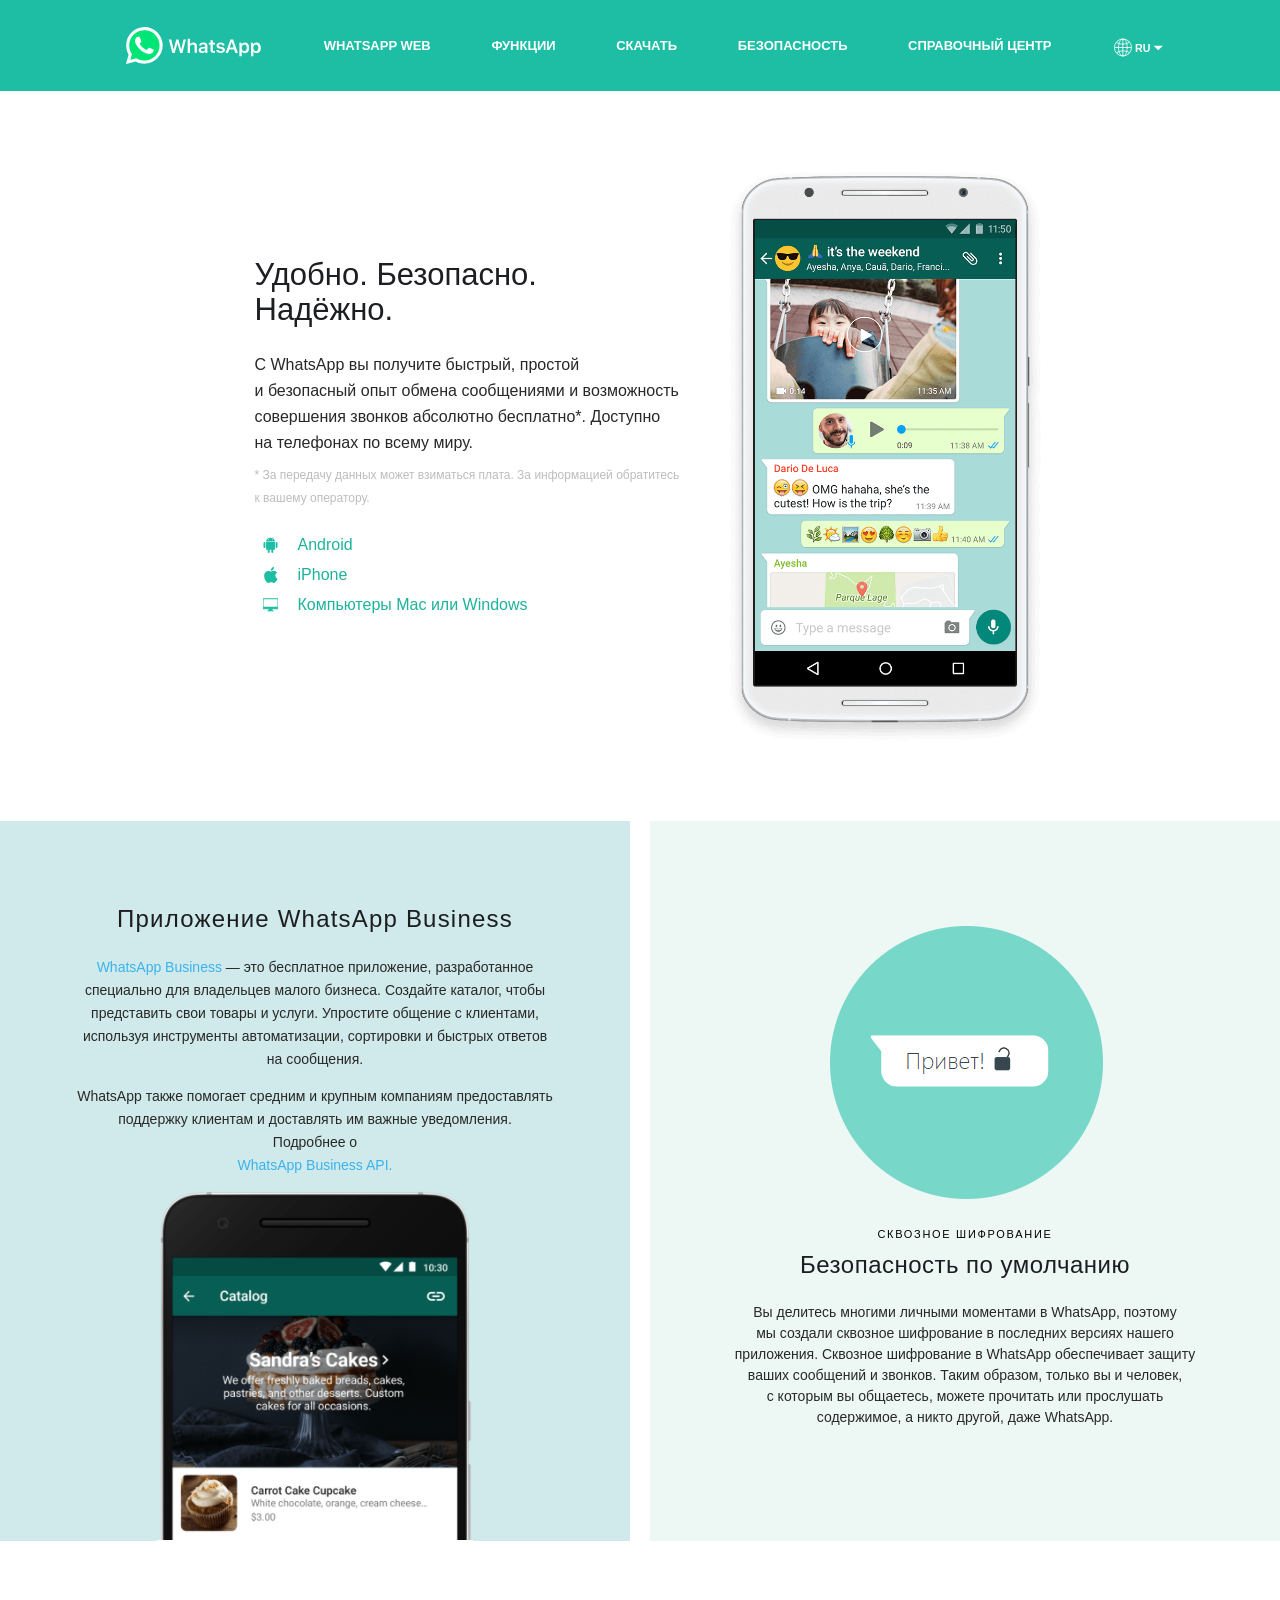
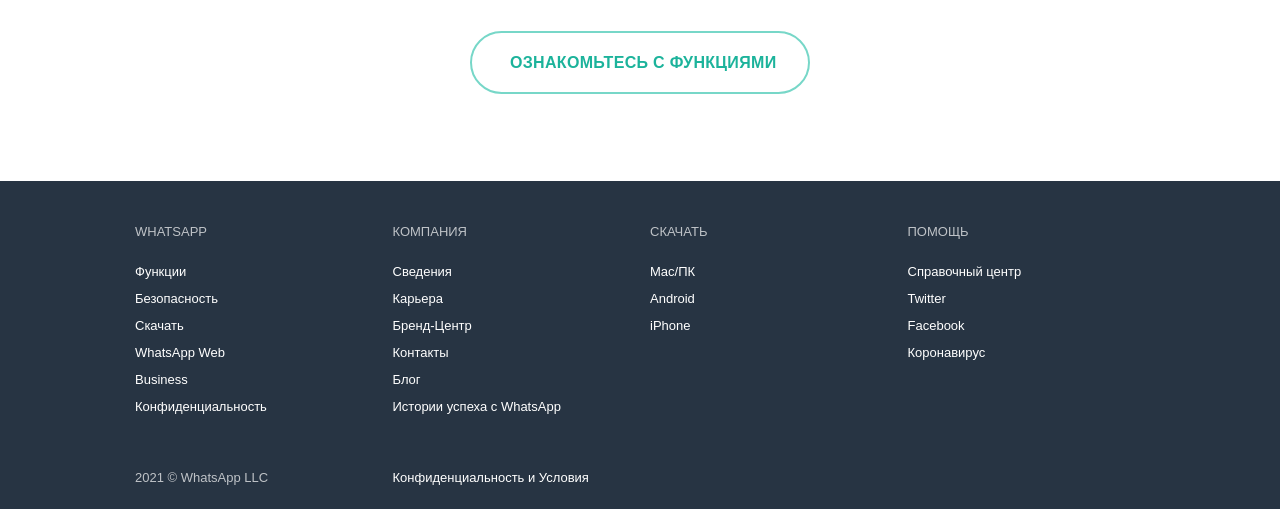
<file: index.html>
<!DOCTYPE html>
<html lang="ru">
<head>
    <meta charset="UTF-8">
    <meta http-equiv="X-UA-Compatible" content="IE=edge">
    <meta name="viewport" content="width=device-width, initial-scale=1.0">
    <title>WhatsApp</title>
    <link rel="stylesheet" href="css/main.css">
    <link rel="preconnect" href="https://fonts.gstatic.com">
    <link href="https://fonts.googleapis.com/css2?family=Open+Sans:wght@300;400;700&display=swap" rel="stylesheet">
    <link rel="icon" href="img/favicon.ico" type="image/x-icon"></head>
</head>
<body>
    <menu>
        <div class="header">
          <a class="logo" href="#"></a>
          <a href="#">WHATSAPP&nbsp;WEB</a>
          <a href="#">ФУНКЦИИ</a>
          <a href="#">СКАЧАТЬ</a>
          <a href="#">БЕЗОПАСНОСТЬ</a>
          <a href="#">СПРАВОЧНЫЙ&nbsp;ЦЕНТР</a>
          <a class="iconlange" href="#" ></a>
        </div>
      </menu>

      <section class="section-1">
        <div class="text-container">
            <h1 class="large">Удобно. Безопасно.<br>Надёжно.</h1>
            <h1 class="small">Удобно.<br>Безопасно.<br>Надёжно.</h1>
            <h3>С&nbsp;WhatsApp вы&nbsp;получите быстрый, простой и&nbsp;безопасный опыт обмена сообщениями и&nbsp;возможность совершения звонков абсолютно бесплатно*. Доступно на&nbsp;телефонах по&nbsp;всему миру.</h3>
            <p>* За передачу данных может взиматься плата. За информацией обратитесь к вашему оператору.</p>
            <div class="links">
                <a href="#">
                    <img src="img/android.svg" alt="android">
                    <span>Android</span></a>
                <a href="#">
                    <img src="img/iphone.svg" alt="iphone">
                    <span>iPhone</span></a>
                <a href="#">
                    <img src="img/desktop.svg" alt="desktop">
                    <span>Компьютеры Mac или Windows</span></a>
            </div>
        </div>
            <img class="img-phone" src="img/iphone1.png" alt="phone_chat">
        
    </section>

    <section class="section-2">
        <div class="left">
            
            <div class="txt1">
                <h2>Приложение WhatsApp Business</h2>
                <p> <a href="#">WhatsApp Business</a> — это бесплатное приложение, разработанное специально для владельцев малого бизнеса. Создайте каталог, чтобы представить свои товары и&nbsp;услуги. Упростите общение с&nbsp;клиентами, используя инструменты автоматизации, сортировки и&nbsp;быстрых ответов на&nbsp;сообщения.</p>
                <p>WhatsApp также помогает средним и&nbsp;крупным компаниям предоставлять поддержку клиентам и&nbsp;доставлять им&nbsp;важные уведомления. Подробнее&nbsp;о<br><a href="#"> WhatsApp Business API.</a></p>
            </div>

            <img class="img1-section-2" src="img/section-2-image.png" alt="phone_screen">
        </div>

        <div class="right">
            <img class="img2-section-2" src="img/section-2-image2.png" alt="hello">

            <div class="txt2">
                <h4>СКВОЗНОЕ ШИФРОВАНИЕ</h4>
                <h2>Безопасность по&nbsp;умолчанию</h2>
                <p>Вы&nbsp;делитесь многими личными моментами в&nbsp;WhatsApp, поэтому мы&nbsp;создали сквозное шифрование в&nbsp;последних версиях нашего приложения. Сквозное шифрование в&nbsp;WhatsApp обеспечивает защиту ваших сообщений и&nbsp;звонков. Таким образом, только вы&nbsp;и&nbsp;человек, с&nbsp;которым вы&nbsp;общаетесь, можете прочитать или прослушать содержимое, а&nbsp;никто другой, даже WhatsApp.</p>
            </div>
        </div>  
            
    </section>

    <section class="button">
        <a class="btn" href="#">ОЗНАКОМЬТЕСЬ С&nbsp;ФУНКЦИЯМИ</a>
    </section>

 
    <footer>
        <div class="nav">
            <div class="column">
                <p>WHATSAPP</p>
                <a href="#">Функции</a>
                <a href="#">Безопасность</a>
                <a href="#">Скачать</a>
                <a href="#">WhatsApp Web</a>
                <a href="#">Business</a>
                <a href="#">Конфиденци&shyальность</a>
            </div>
            <div class="column">
                <p>КОМПАНИЯ</p>
                <a href="#">Сведения</a>
                <a href="#">Карьера</a>
                <a href="#">Бренд-Центр</a>
                <a href="#">Контакты</a>
                <a href="#">Блог</a>
                <a href="#">Истории успеха с&nbsp;WhatsApp</a>
            </div>
            <div class="column">
                <p>СКАЧАТЬ</p>
                <a href="#">Mac/ПК</a>
                <a href="#">Android</a>
                <a href="#">iPhone</a>
            </div>
            <div class="column">
                <p>ПОМОЩЬ</p>
                <a href="#">Справочный центр</a>
                <a href="#">Twitter</a>
                <a href="#">Facebook</a>
                <a href="#">Коронавирус</a>
            </div>
        </div>
        <div class="conditions">
            <div class="conditions-wrapper">
                <p>2021 © WhatsApp&nbsp;LLC</p>
                <a href="#">Конфиденциальность и Условия</a>
            </div>
        </div>
    </footer>
</body>
</html>
</file>
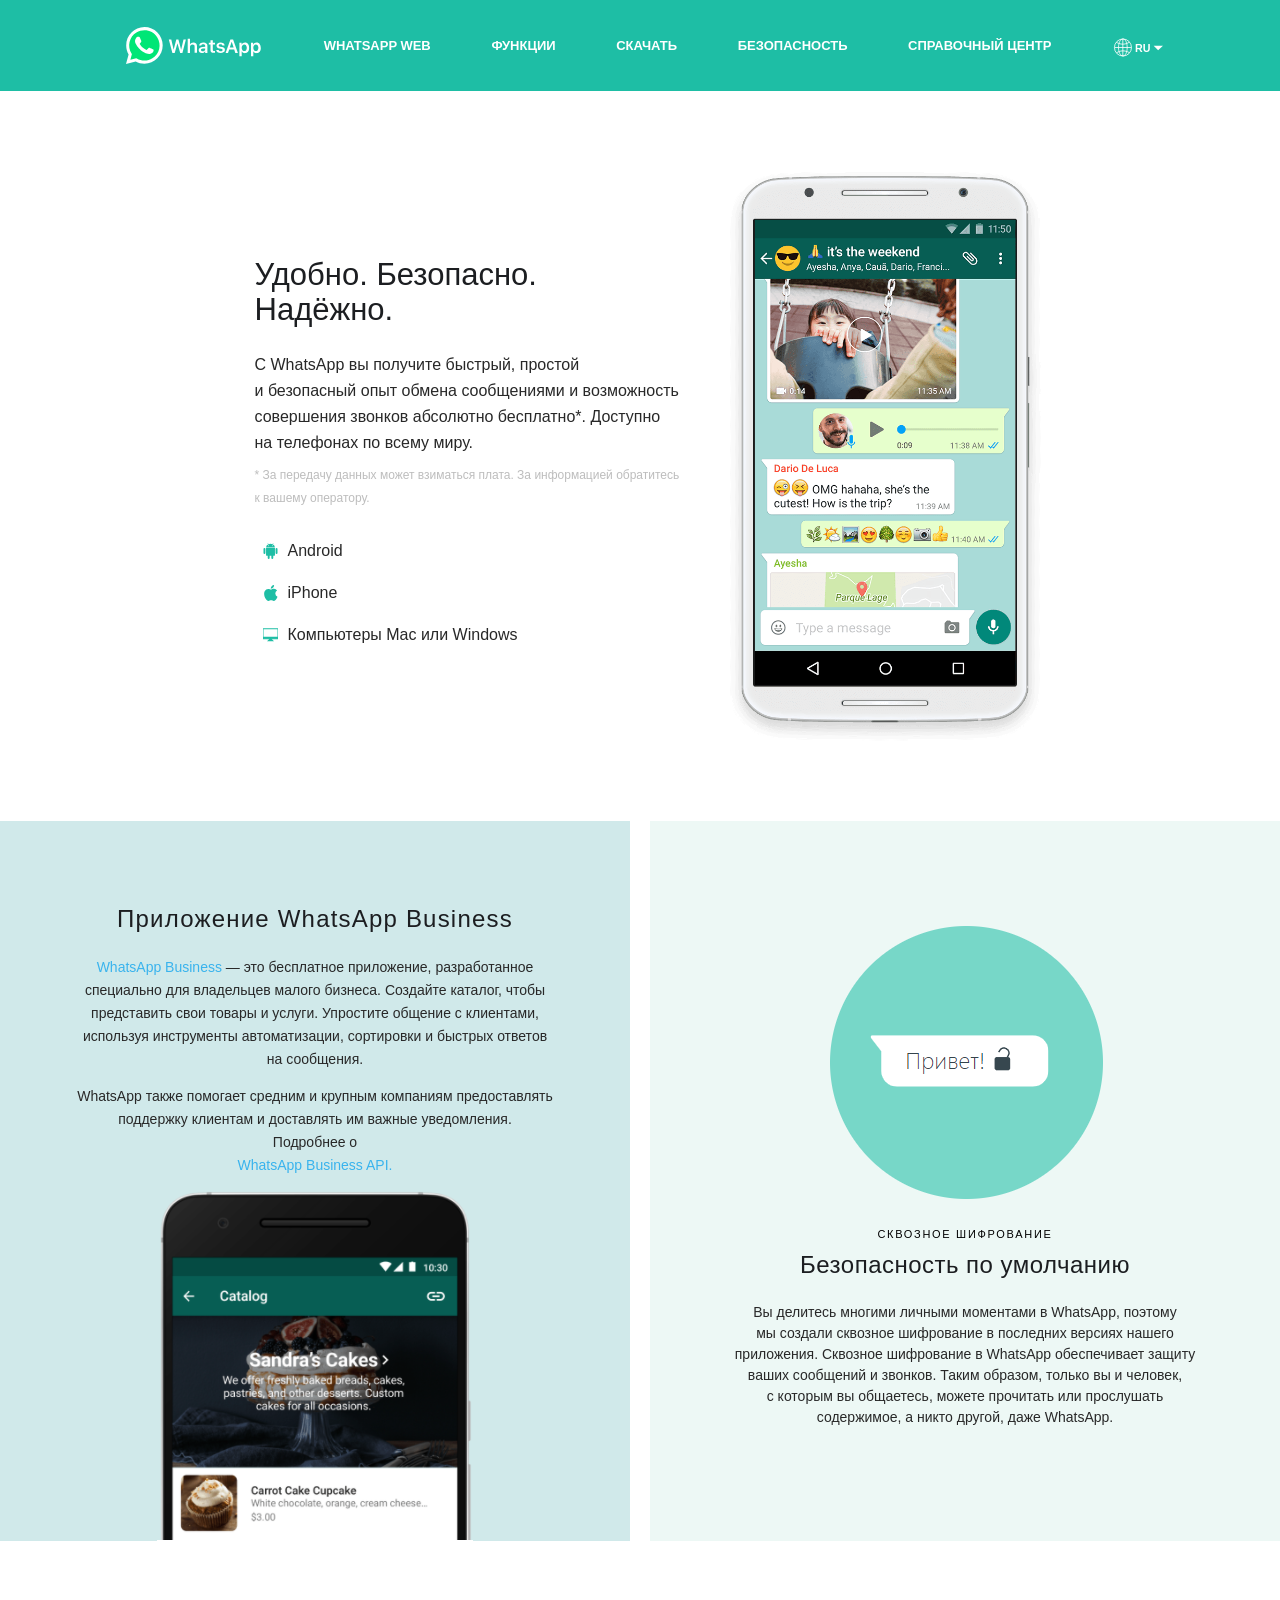
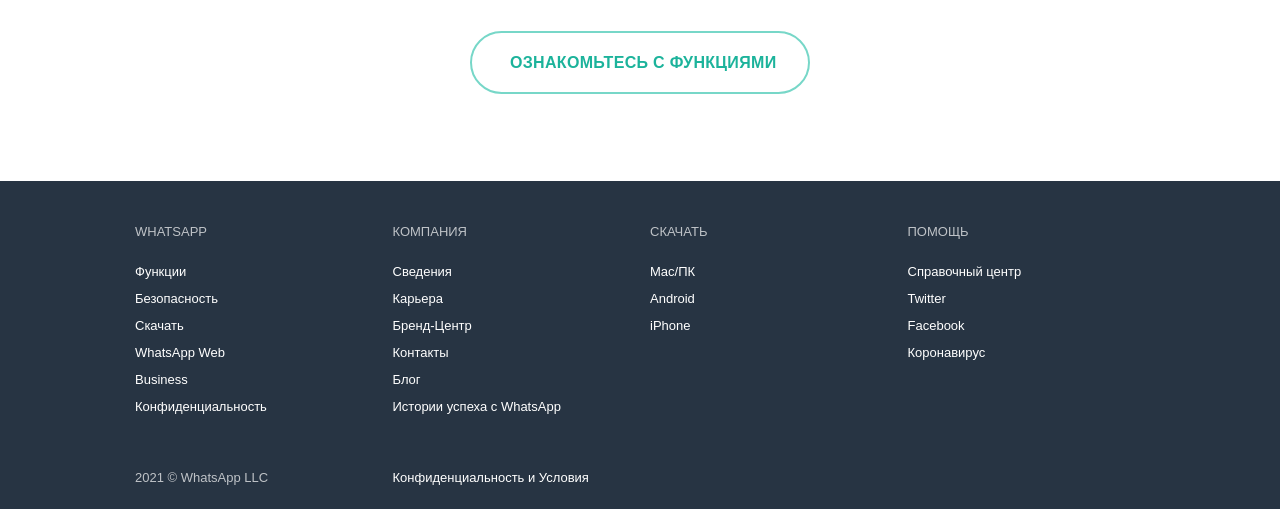
<file: index1.html>
<!DOCTYPE html>
<html lang="ru">
<head>
    <meta charset="UTF-8">
    <meta http-equiv="X-UA-Compatible" content="IE=edge">
    <meta name="viewport" content="width=device-width, initial-scale=1.0">
    <title>WhatsApp</title>
    <link rel="stylesheet" href="css/main.css">
    <link rel="preconnect" href="https://fonts.gstatic.com">
    <link href="https://fonts.googleapis.com/css2?family=Open+Sans:wght@300;400;700&display=swap" rel="stylesheet">
    <link rel="icon" href="img/favicon.ico" type="image/x-icon"></head>
</head>
<body>
    <menu>
        <div class="header">
          <a href="#"><div class="logo"></div></a>
          <a href="#">WHATSAPP&nbsp;WEB</a>
          <a href="#">ФУНКЦИИ</a>
          <a href="#">СКАЧАТЬ</a>
          <a href="#">БЕЗОПАСНОСТЬ</a>
          <a href="#">СПРАВОЧНЫЙ&nbsp;ЦЕНТР</a>
          <a href="#"><div class="iconlange"></div></a>
        </div>
      </menu>



      <section class="section-1">
        <div class="text-container">
            <h1 class="large">Удобно. Безопасно.<br>Надёжно.</h1>
            <h1 class="small">Удобно.<br>Безопасно.<br>Надёжно.</h1>
            <h3>С&nbsp;WhatsApp вы&nbsp;получите быстрый, простой и&nbsp;безопасный опыт обмена сообщениями и&nbsp;возможность совершения звонков абсолютно бесплатно*. Доступно на&nbsp;телефонах по&nbsp;всему миру.</h3>
            <p>* За передачу данных может взиматься плата. За информацией обратитесь к вашему оператору.</p>
            <div class="links">
                <a href="#">
                    <img src="img/android.svg" alt="android">
                    <h3>Android</h3></a>
                <a href="#">
                    <img src="img/iphone.svg" alt="iphone">
                    <h3>iPhone</h3></a>
                <a href="#">
                    <img src="img/desktop.svg" alt="desktop">
                    <h3>Компьютеры Mac или Windows</h3></a>
            </div>
        </div>
            <img src="img/iphone1.png" alt="phone_chat" class="img-phone">
        
    </section>
    <section class="section-2">
        <div class="left">
            
            <div class="txt1">
                <h2>Приложение WhatsApp Business</h2>
                <p> <a href="#">WhatsApp Business</a> — это бесплатное приложение, разработанное специально для владельцев малого бизнеса. Создайте каталог, чтобы представить свои товары и&nbsp;услуги. Упростите общение с&nbsp;клиентами, используя инструменты автоматизации, сортировки и&nbsp;быстрых ответов на&nbsp;сообщения.</p>
                <p>WhatsApp также помогает средним и&nbsp;крупным компаниям предоставлять поддержку клиентам и&nbsp;доставлять им&nbsp;важные уведомления. Подробнее&nbsp;о<br><a href="#"> WhatsApp Business API.</a></p>
            </div>

            <img src="img/section-2-image.png" alt="phone_screen" class="img1-section-2">
                        

        </div>
        <div class="right">
            <img src="img/section-2-image2.png" alt="hello" class="img2-section-2">

            <div class="txt2">
                <h4>СКВОЗНОЕ ШИФРОВАНИЕ</h4>
                <h2>Безопасность по&nbsp;умолчанию</h2>
                <p>Вы&nbsp;делитесь многими личными моментами в&nbsp;WhatsApp, поэтому мы&nbsp;создали сквозное шифрование в&nbsp;последних версиях нашего приложения. Сквозное шифрование в&nbsp;WhatsApp обеспечивает защиту ваших сообщений и&nbsp;звонков. Таким образом, только вы&nbsp;и&nbsp;человек, с&nbsp;которым вы&nbsp;общаетесь, можете прочитать или прослушать содержимое, а&nbsp;никто другой, даже WhatsApp.</p>
            </div>
            
        </div>      
    </section>

    <section class="button">
        <a href="#" class="btn">ОЗНАКОМЬТЕСЬ С&nbsp;ФУНКЦИЯМИ</a>
    </section>

 
    <footer>
        <div class="nav">
            <div class="column">
                <p>WHATSAPP</p>
                <a href="#">Функции</a>
                <a href="#">Безопасность</a>
                <a href="#">Скачать</a>
                <a href="#">WhatsApp Web</a>
                <a href="#">Business</a>
                <a href="#">Конфиденци&shyальность</a>
            </div>
            <div class="column">
                <p>КОМПАНИЯ</p>
                <a href="#">Сведения</a>
                <a href="#">Карьера</a>
                <a href="#">Бренд-Центр</a>
                <a href="#">Контакты</a>
                <a href="#">Блог</a>
                <a href="#">Истории успеха с&nbsp;WhatsApp</a>
            </div>
            <div class="column">
                <p>СКАЧАТЬ</p>
                <a href="#">Mac/ПК</a>
                <a href="#">Android</a>
                <a href="#">iPhone</a>
            </div>
            <div class="column">
                <p>ПОМОЩЬ</p>
                <a href="#">Справочный центр</a>
                <a href="#">Twitter</a>
                <a href="#">Facebook</a>
                <a href="#">Коронавирус</a>
            </div>
        </div>
        <div class="conditions">
            <div class="conditions-wrapper">
                <p>2021 © WhatsApp&nbsp;LLC</p>
                <a href="#">Конфиденциальность и Условия</a>
            </div>
        </div>
    </footer>
</body>
</html>
</file>
<file: css/main.css>
/*
* Prefixed by https://autoprefixer.github.io
* PostCSS: v8.3.6,
* Autoprefixer: v10.3.1
* Browsers: last 4 version
*/

* {
    -webkit-box-sizing: border-box;
            box-sizing: border-box;
}

body {
    font-family: 'Segoe UI', Tahoma, Geneva, Verdana, sans-serif;
    margin: 0;
}

h1 {
    font-size: 31px;
    line-height: 35px;
    font-weight: 300;
    color: #1C1E21;
}

h2 {
    font-size: 24px;
    line-height: 35px;
    font-weight: 300;
    color: #1C1E21;
}

h3 {
    font-size: 16px;
    line-height: 26px;
    font-weight: 300;
    color: #282828;
}

h4 {
    font-size: 11px;
    line-height: 17px;
    font-weight: 300;
    letter-spacing: 1.7px;
    color: #000000;
}

p {
    font-size: 12px;
    line-height: 23px;
    color: #282828;
}

a {
    text-decoration: none;
    color: #39B3ED;
}

menu {
    position: fixed;
    top: 0px;
    left: 0px;
    margin: 0;
    padding: 0;
    width: 100%;
    z-index: 1;
    width: 100%;
    background: #1ebea5;
}

menu .header {
    display: -webkit-box;
    display: -ms-flexbox;
    display: flex;
    -webkit-box-pack: justify;
        -ms-flex-pack: justify;
            justify-content: space-between;
    -webkit-box-align: center;
        -ms-flex-align: center;
            align-items: center;
    margin: 0 auto;
    height: 91px;
    max-width: 1050px;
}

menu .header a {
    margin-left: 10px;
    font-size: 13px;
    line-height: 20px;
    font-weight: 700;
    list-style: none;
    color: white;
    text-decoration: none;
}

menu .header .logo {
    background-image: url(../img/whatsapp-logo.svg);
    background-repeat: no-repeat;
    background-size: cover;
    width: 138px;
    height: 39px;
}

menu .header .iconlange {
    background-image: url(../img/icon_lang1.svg);
    background-repeat: no-repeat;
    background-size: cover;
    width: 53px;
    height: 50px;
}

.section-1 {
    display: -webkit-box;
    display: -ms-flexbox;
    display: flex;
    -webkit-box-pack: center;
        -ms-flex-pack: center;
            justify-content: center;
    -webkit-box-align: center;
        -ms-flex-align: center;
            align-items: center;
    margin-top: 91px;
}

.section-1 .text-container {
    height: 590px;
    width: 470px;
    margin: 140px 0 0 20px;
    padding-right: 40px;
}

.section-1 .text-container h3 + p {
    opacity: 0.3;
    margin-top: -8px;
}

.section-1 .links a img {
    width: 25px;
    height: 16px;
    padding-right: 10px;
}

.section-1 .links a {
    display: -webkit-box;
    display: -ms-flexbox;
    display: flex;
    -webkit-box-pack: left;
        -ms-flex-pack: left;
            justify-content: left;
    -webkit-box-align: center;
        -ms-flex-align: center;
            align-items: center;
    margin: 0 0 -16px 8px;
}

.section-1 .links span {
        display: inline-block;
        padding: 10px;
        font-size: 16px;
        line-height: 26px;
        color: #1CB39B;
        font-weight: 400;
}

.section-1 .img-phone {
    width: 321px;
}

.section-2 {
    display: -ms-grid;
    display: grid;
    -ms-grid-columns: 1fr 20px 1fr;
    grid-template-columns: repeat(2, 1fr);
    grid-column-gap: 20px;
    max-width: 1440px;
    margin: 0 auto;
}


.section-2 .left {
    display: -webkit-box;
    display: -ms-flexbox;
    display: flex;
    -webkit-box-orient: vertical;
    -webkit-box-direction: normal;
        -ms-flex-direction: column;
            flex-direction: column;
    -webkit-box-align: center;
        -ms-flex-align: center;
            align-items: center;
    -webkit-box-pack: justify;
        -ms-flex-pack: justify;
            justify-content: space-between;
    /* width: 50%;
    height: 100%;
    margin-right: 20px; */
    background: #d0e9ea;
}

.section-2 .right {
    display: -webkit-box;
    display: -ms-flexbox;
    display: flex; 
    -webkit-box-orient: vertical; 
    -webkit-box-direction: normal; 
        -ms-flex-direction: column; 
            flex-direction: column;
    -webkit-box-align: center;
        -ms-flex-align: center;
            align-items: center;
    /* width: 50%;
    height: 720px; */
    background: #edf8f5;
}

.section-2 .right h4 + h2 {
    margin-top: -10px;
    letter-spacing: 0.02em;
}

.section-2 .left .txt1 {
    margin: 60px 12% 0;
    text-align: center;
}

.section-2 .left .txt1 p {
    font-size: 14px;
}

.section-2 .left .txt1 h2 {
    letter-spacing: 0.05em;
}

.section-2 .left .img1-section-2 {
    margin: 0 auto;
}

.section-2 .right .txt2 {
    margin: 10px 12% 0;
    text-align: center;

}

.section-2 .right .txt2 p {
    font-size: 14px;
    line-height: 21px;
}

.section-2 .right .img2-section-2 {
    margin: 100px auto 0;
}

.button {
    width: 340px;
    height: 60px;
    display: block;
    margin: 90px auto;
}

.button .btn {
    background: white;
    border: 2px solid #77d7c8;
    border-radius: 40px;
    font-size: 16px;
    line-height: 19px;
    font-weight: 700;
    letter-spacing: 0.02em;
    text-decoration: none;
    color: #1CB39B;
    padding: 20px 30px 20px 38px;
    display: block;
}

footer {
    background-color: #273443;
}

footer .nav {
    display: -ms-grid;
    display: grid;
    -ms-grid-columns: (1fr)[4];
    grid-template-columns: repeat(4, 1fr);
    margin: 0 auto;
    padding-left: 20px;
    max-width: 1050px;
}

footer .nav .column {
    display: -webkit-box;
    display: -ms-flexbox;
    display: flex;
    -webkit-box-orient: vertical;
    -webkit-box-direction: normal;
        -ms-flex-flow: column;
            flex-flow: column;
    margin: 25px 0;
}

footer .nav .column a, .column p {
    padding-bottom: 2px;
    color: white;
    line-height: 25px;
    font-size: 13px;
}

footer .nav .column a:hover {
    text-decoration: underline;
}

footer .nav .column p {
    opacity: 0.7;
}

footer .nav .conditions {
    background-color: #232f3c;
    width: 100%;
}

footer .conditions .conditions-wrapper {
    max-width: 1050px;
    margin: auto;
    padding: 7px 0 7px 20px;
    display: -webkit-box;
    display: -ms-flexbox;
    display: flex;
    -webkit-box-orient: horizontal;
    -webkit-box-direction: normal;
        -ms-flex-direction: row;
            flex-direction: row;
    -webkit-box-align: center;
        -ms-flex-align: center;
            align-items: center;
    -webkit-box-pack: start;
        -ms-flex-pack: start;
            justify-content: flex-start;
}

footer .conditions a, .conditions p {
    color: white;
    line-height: 23px;
    font-size: 13px;
}

footer .conditions p {
    width: 25%;
    opacity: 0.7;
}

footer .conditions a {
    width: 75%;
}



@media (min-width: 1101px) {
  
    .section-1 .text-container .small {
        display: none;
    }
}

@media (max-width: 1100px) {
    menu .header {
        height: 75px;
    }

    menu .header a:last-child {
        margin-right: 10px;
    }

    menu .header .logo {
        width: 35px;
        height: 35px;
    }

    menu .header .iconlange {
        background-image: url(../img/icon_lang_png.png);
        background-repeat: no-repeat;
        background-size: cover;
        width: 19px;
    }

    .section-1 {
        margin-top: 75px;
    }

    .section-1 .text-container {
        margin: 70px 0 0 0;
        width: 339px;
        height: 615px;
    }

    .section-1 .text-container .large {
        display: none;
    }

    .section-1 .img-phone {
        width: 280px;
        height: 528px;
    }   
    
    .section-1 .text-container .large {
        display: none;
    }
}

@media (max-width: 767px) {

    menu {
        position: inherit;
    }

    menu .header {
        display: -webkit-box;
        display: -ms-flexbox;
        display: flex;
        -webkit-box-orient: vertical;
        -webkit-box-direction: reverse;
            -ms-flex-direction: column-reverse;
                flex-direction: column-reverse;
        height: 158px;
        width: 100%;
    }
        
    menu .header a:nth-child(n+2):nth-child(-n+6){
        display: none;
    }

    menu .header a:last-child {
        margin-left: auto;
        margin-top: 10px;
    }

    menu .header .logo {
        -ms-flex-item-align: center;
            -ms-grid-row-align: center;
            align-self: center;
        margin-bottom: 23px;
        margin-left: 0px;
        width: 77px;
        height: 77px;
    }

    menu .heade .iconlange {
        background-image: url(../img/burger.svg);
        background-repeat: no-repeat;
        background-size: cover;
        width: 37px;
        height: 37px;
    }

    .section-1 {
        display: block;
        margin-top: 0;
        background: #1ebea5;
        overflow: hidden;
        height: 67vh;
    }
    
    .section-1 .text-container {
        margin: 0 auto 50px auto;
        height: auto;
        width: 91vw;
        text-align: center;
        padding: 0;
    }

    .section-1 .text-container .large {
        display: block;
        font-size: 23px;
        line-height: 28px;
        color: white;
        margin: 0 auto;
        padding-top: 6px;
    }

    .section-1 .text-container .small {
        display: none;
    }

    .section-1 .text-container h3 {
        color: white;
        margin-bottom: 50px;
    }

    .section-1 .text-container p {
        display: none;
    }

    .section-1 .text-container .links {
        margin-top: 30px;
    }

    .section-1 .text-container .links a{
        display: none;
    }

    .section-1 .text-container .links::after {
        content: "Скачать сейчас";
        background-color: #01e675;
        width: 220px;
        height: 60px;
        border-radius: 40px;
        padding: 20px 40px;
        color: white;
        text-transform: uppercase;
        font-weight: 600;
        letter-spacing: 0.03em;
    }

    .section-1 .img-phone {
        display: block;
        margin: 0 auto;
        width: 305px;
        height: 543px;
    }
    
    .section-2 {
        -ms-grid-columns: 1fr;
        grid-template-columns: 1fr;
    }

    .section-2 .left::before {
        content: "*За передачу данных может взиматься плата. За информацией обратитесь к вашему оператору.";
        font-size: 12px;
        padding-top: 30px;
        text-align: center;
        color: rgba(0, 0, 0, 0.42);
    }

    .section-2 .txt1 {
        margin: 0 auto;
        padding: 10px 40px;
    }

    .section-2 .img2-section-2 {
        margin: 0 auto;
        padding: 40px 0 10px;
    }

    .section-2 .txt2 {
        margin: 0 auto;
        padding: 0 65px;
    }

    .button {
        margin: 53px auto;
    }

    footer .nav {
        grid-row-gap: 50px;
        -ms-grid-columns: (1fr)[2];
        grid-template-columns: repeat(2, 1fr);
        padding: 23px 0 20px 20px;
    }

    footer .nav .column {
        margin: 0;
    }

    footer .nav .column a {
        margin-bottom: 11px;
    }

    footer .conditions-wrapper {
        -webkit-box-orient: vertical;
        -webkit-box-direction: normal;
            -ms-flex-direction: column;
                flex-direction: column;
        -webkit-box-align: start;
            -ms-flex-align: start;
                align-items: start;
    }

    footer .conditions p {
        margin-top: 0;
    }
}

@font-face {
    font-family: "SegoeUIRegular";
    src: url("../fonts/SegoeUIRegular/SegoeUIRegular.eot");
    src: url("../fonts/SegoeUIRegular/SegoeUIRegular.eot?#iefix")format("embedded-opentype"),
    url("../fonts/SegoeUIRegular/SegoeUIRegular.woff") format("woff"),
    url("../fonts/SegoeUIRegular/SegoeUIRegular.ttf") format("truetype");
    font-style: normal;
    font-weight: normal;
}

@font-face {
    font-family: "SegoeUIBold";
    src: url("../fonts/SegoeUIBold/SegoeUIBold.eot");
    src: url("../fonts/SegoeUIBold/SegoeUIBold.eot?#iefix")format("embedded-opentype"),
    url("../fonts/SegoeUIBold/SegoeUIBold.woff") format("woff"),
    url("../fonts/SegoeUIBold/SegoeUIBold.ttf") format("truetype");
    font-style: normal;
    font-weight: normal;
}

@font-face {
    font-family: "SegoeUIItalic";
    src: url("../fonts/SegoeUIItalic/SegoeUIItalic.eot");
    src: url("../fonts/SegoeUIItalic/SegoeUIItalic.eot?#iefix")format("embedded-opentype"),
    url("../fonts/SegoeUIItalic/SegoeUIItalic.woff") format("woff"),
    url("../fonts/SegoeUIItalic/SegoeUIItalic.ttf") format("truetype");
    font-style: normal;
    font-weight: normal;
}

@font-face {
    font-family: "SegoeUILight";
    src: url("../fonts/SegoeUILight/SegoeUILight.eot");
    src: url("../fonts/SegoeUILight/SegoeUILight.eot?#iefix")format("embedded-opentype"),
    url("../fonts/SegoeUILight/SegoeUILight.woff") format("woff"),
    url("../fonts/SegoeUILight/SegoeUILight.ttf") format("truetype");
    font-style: normal;
    font-weight: normal;
}

@font-face {
    font-family: "SegoeUISemiBold";
    src: url("../fonts/SegoeUISemiBold/SegoeUISemiBold.eot");
    src: url("../fonts/SegoeUISemiBold/SegoeUISemiBold.eot?#iefix")format("embedded-opentype"),
    url("../fonts/SegoeUISemiBold/SegoeUISemiBold.woff") format("woff"),
    url("../fonts/SegoeUISemiBold/SegoeUISemiBold.ttf") format("truetype");
    font-style: normal;
    font-weight: normal;
}
</file>
